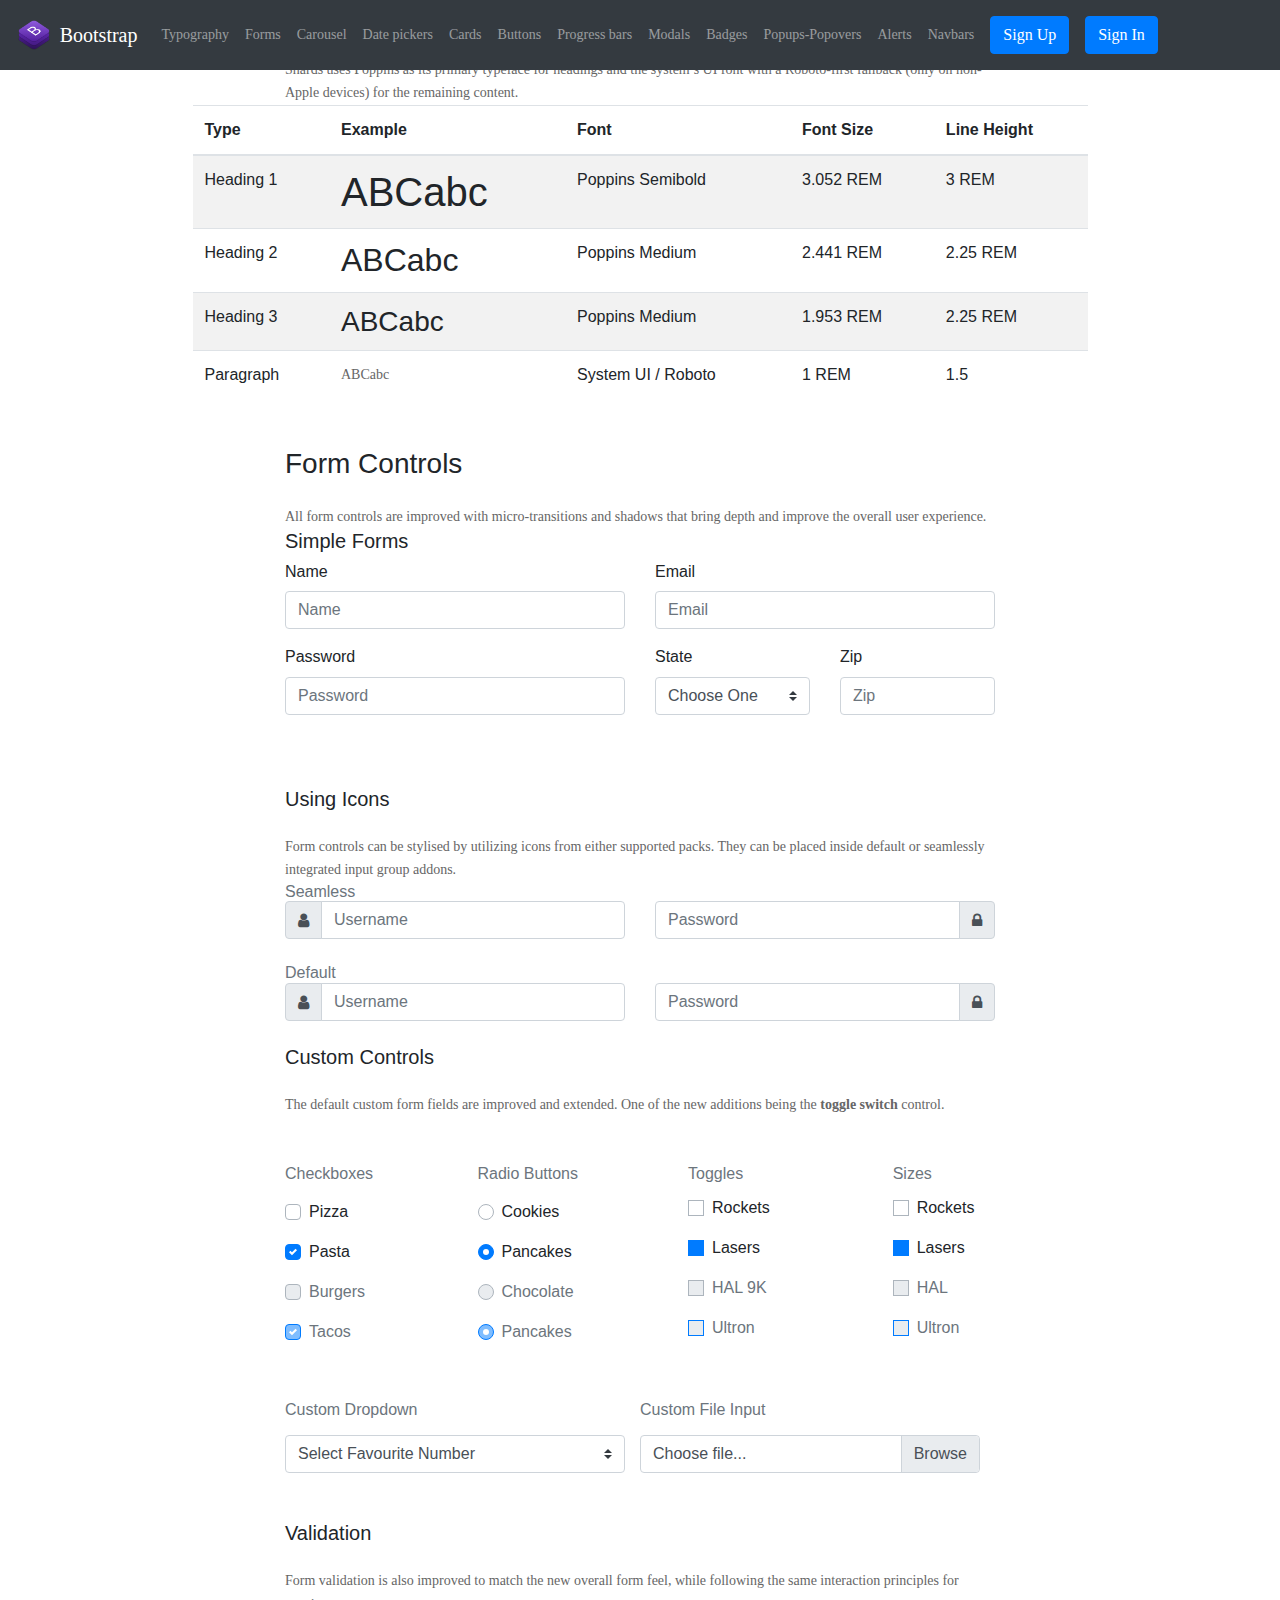
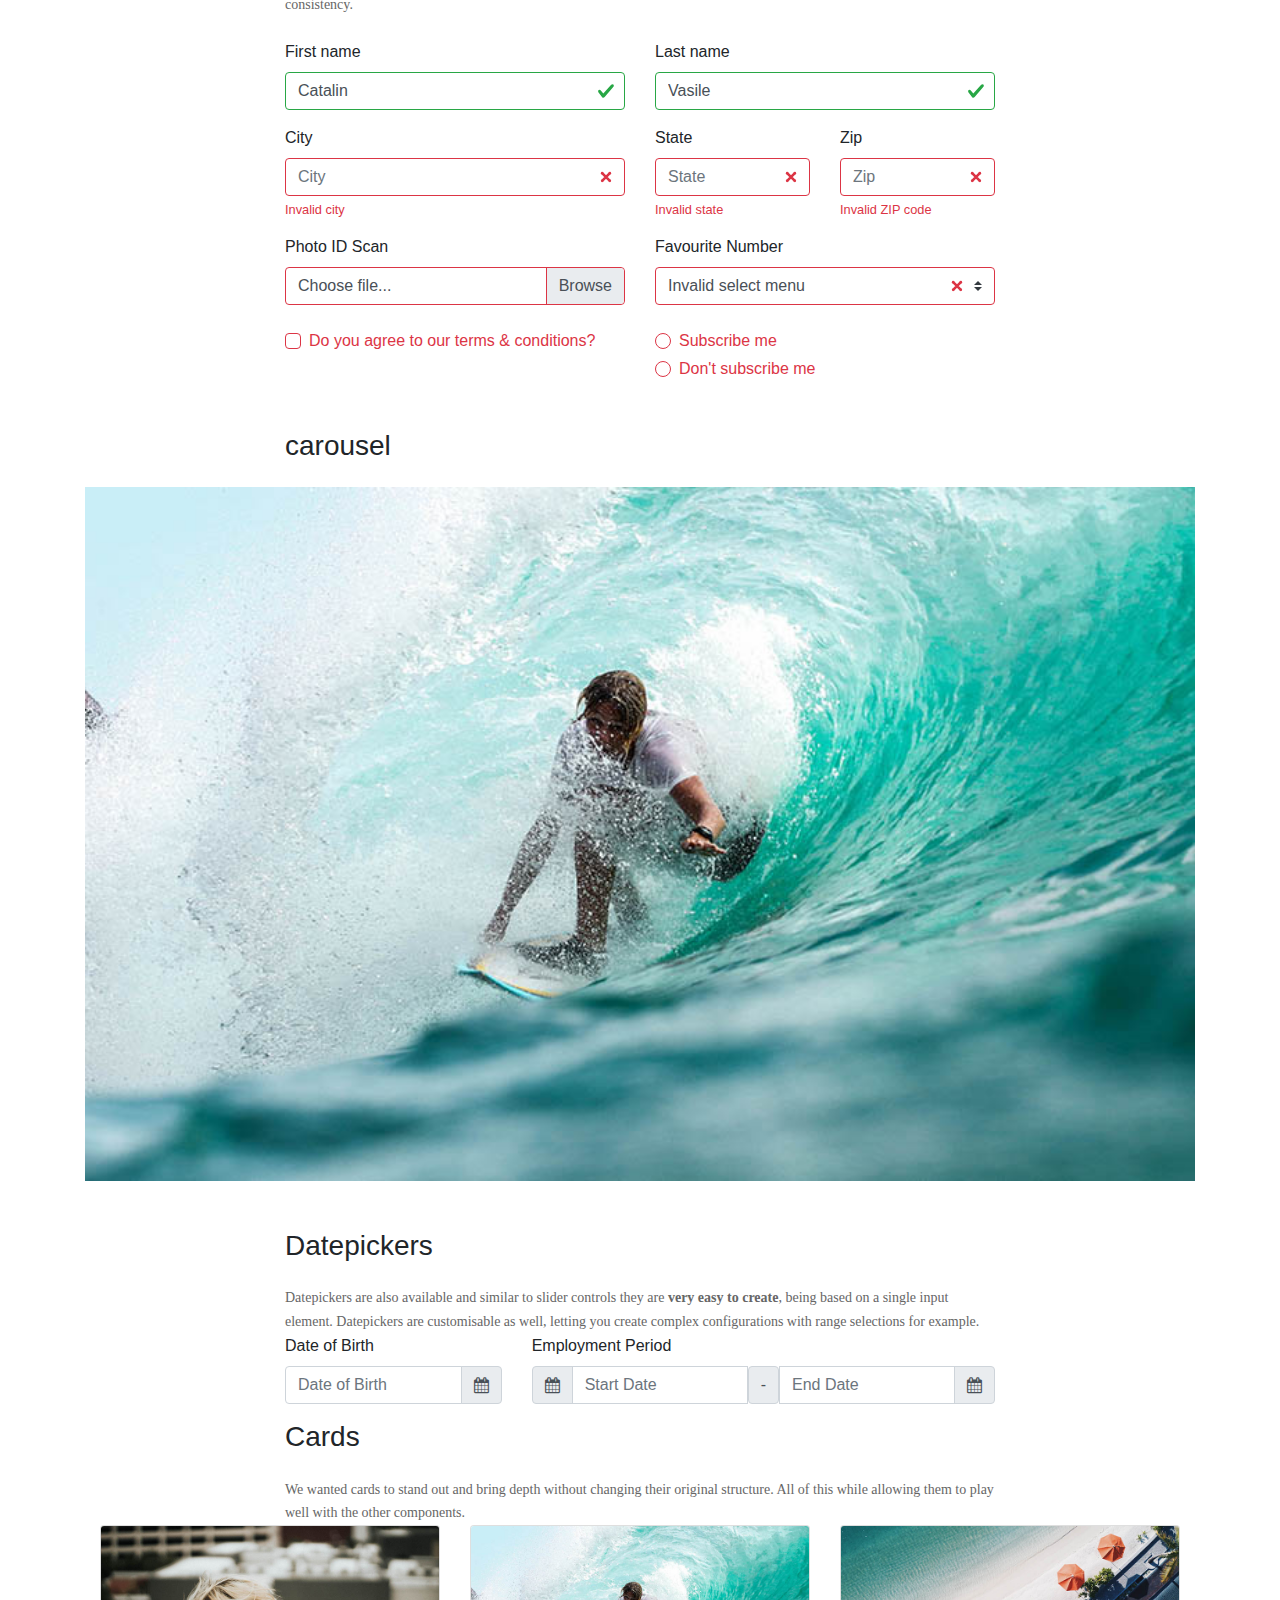
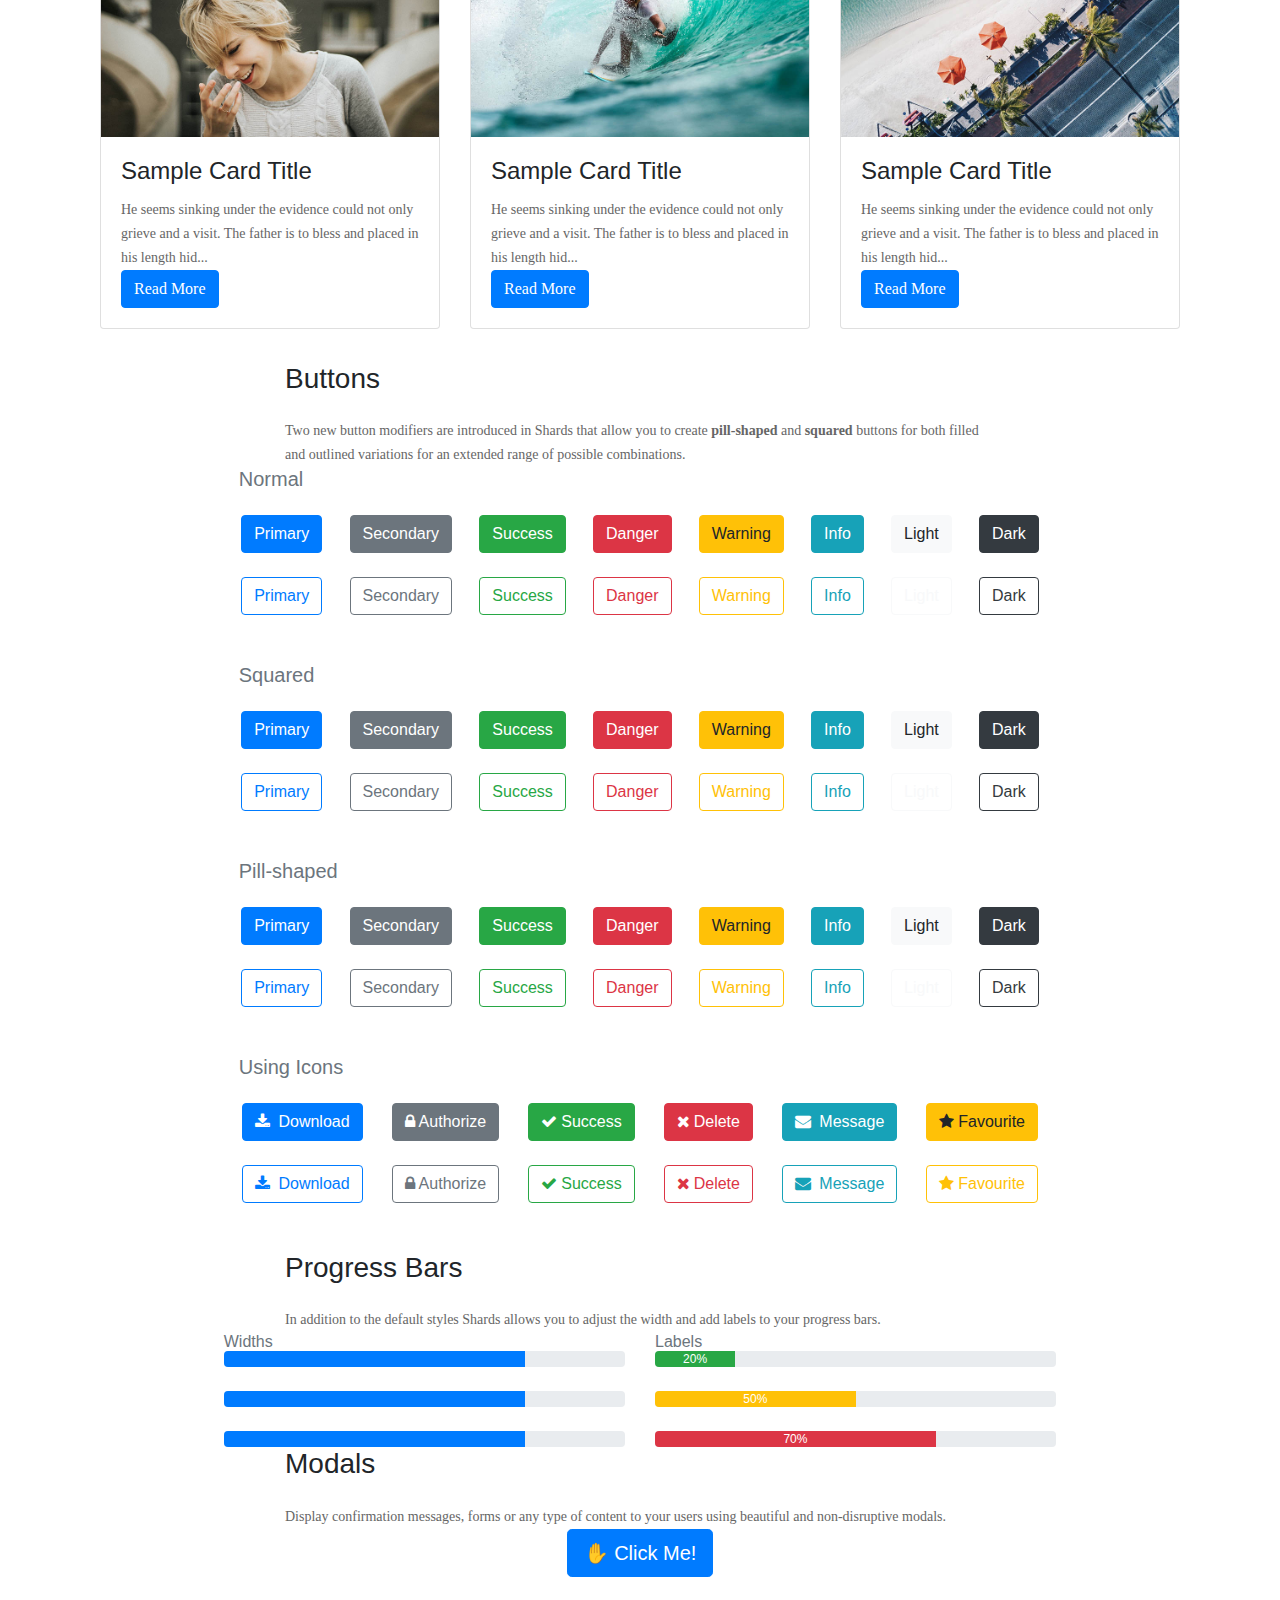
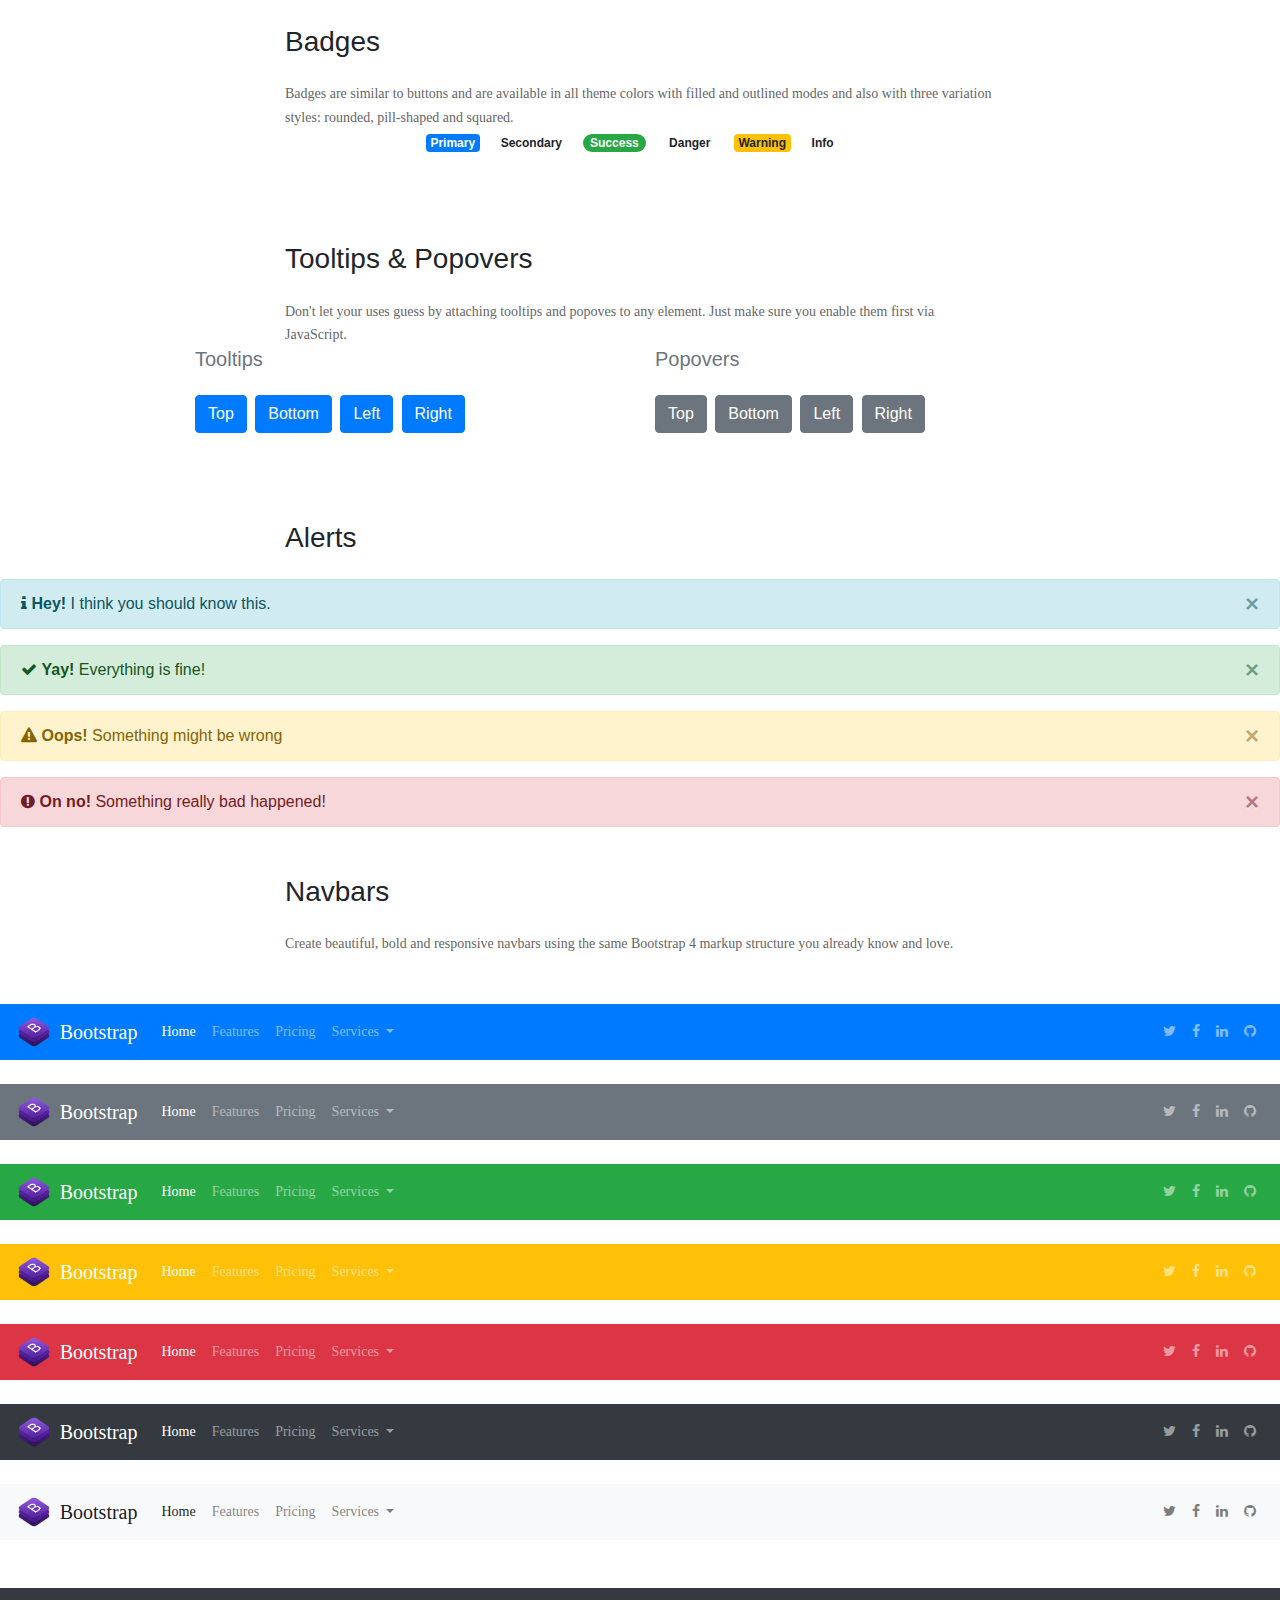
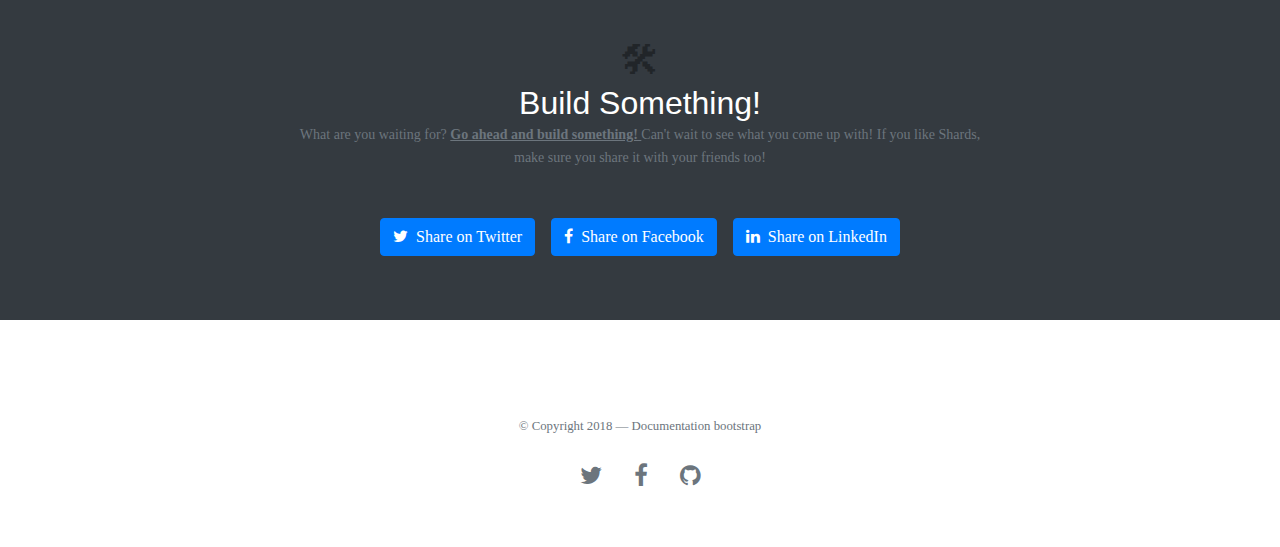
<file: index.html>
<!doctype html>
<html>

<head>
  <meta charset="utf-8">
  <meta http-equiv="x-ua-compatible" content="ie=edge">
  <title>Documentattion</title>
  <meta name="viewport" content="width=device-width, initial-scale=1">
  <link href="https://stackpath.bootstrapcdn.com/bootstrap/4.3.1/css/bootstrap.min.css" rel="stylesheet" integrity="sha384-ggOyR0iXCbMQv3Xipma34MD+dH/1fQ784/j6cY/iJTQUOhcWr7x9JvoRxT2MZw1T" crossorigin="anonymous">
  <link rel="stylesheet" href="https://maxcdn.bootstrapcdn.com/font-awesome/4.7.0/css/font-awesome.min.css">
  <link rel="stylesheet" href="css/sign_in.css">
  <style>
    body {
        position: relative; 
    }
    .login-header{
     background-color: blueviolet;
     color:#fff;
}

    </style>
</head>

<body data-spy="scroll" data-target=".navbar" data-offset="50">
  <nav class="navbar navbar-expand-sm bg-dark navbar-dark fixed-top">  
    <img src="images/demo/bootstrap-stack.png" alt="Example Navbar 1" class="mr-2" height="30">
    <a class="navbar-brand" href="#">Bootstrap</a>
    <button class="navbar-toggler" type="button" data-toggle="collapse" data-target="#navbarNavDropdown-1" aria-controls="navbarNavDropdown-1"
      aria-expanded="false" aria-label="Toggle navigation">
      <span class="navbar-toggler-icon"></span>
    </button>
    <div class="collapse navbar-collapse" id="navbarNavDropdown-4">
    <ul class="navbar-nav">
      <li class="nav-item">
        <a class="nav-link" href="#typography">Typography</a>
      </li>
      <li class="nav-item">
        <a class="nav-link" href="#forms">Forms</a>
      </li>
      <li class="nav-item">
        <a class="nav-link" href="#carousel">Carousel</a>
      </li>
      <li class="nav-item">
        <a class="nav-link" href="#datepickers">Date pickers</a>
      </li>
      <li class="nav-item">
        <a class="nav-link" href="#cards">Cards</a>
      </li>
      <li class="nav-item">
        <a class="nav-link" href="#buttons">Buttons</a>
      </li>
      <li class="nav-item">
        <a class="nav-link" href="#progress-bars">Progress bars</a>
      </li>
      <li class="nav-item">
        <a class="nav-link" href="#modals">Modals</a>
      </li>
      <li class="nav-item">
        <a class="nav-link" href="#badges">Badges</a>
      </li>
      <li class="nav-item">
        <a class="nav-link" href="#popups-popovers">Popups-Popovers</a>
      </li>
      <li class="nav-item">
        <a class="nav-link" href="#alerts">Alerts</a>
      </li>
      <li class="nav-item">
        <a class="nav-link" href="#navbars">Navbars</a>
      </li>
    
    </ul>
    <ul class="navbar-nav">
      <li class="nav-item">
        <a class="nav-link" href="sign_up.html">
          <button type="button" class="btn btn-primary" data-toggle="modal" data-target="#exampleModalCenter">
          Sign Up
          </button>


            <div class="modal fade" id="exampleModalCenter" tabindex="-1" role="dialog" aria-labelledby="exampleModalCenterTitle" aria-hidden="true">
              <div class="modal-dialog modal-dialog-centered" role="document">
                <div class="modal-content">
                  <div class="modal-header">
                    <h5 class="modal-title" id="exampleModalLongTitle">Sign In</h5>
                    <button type="button" class="close" data-dismiss="modal" aria-label="Close">
                      <span aria-hidden="true">&times;</span>
                    </button>
                  </div>
                  <div class="modal-body">
                    ...
                  </div>
                  <div class="modal-footer">
                    <button type="button" class="btn btn-secondary" data-dismiss="modal">Close</button>
                    <button type="button" class="btn btn-primary">Save changes</button>
                  </div>
                </div>
              </div>
            </div>      
        </a>
      </li>
       <li class="nav-item">
        <a class="nav-link" href="Sgin_in.html">
          <button type="button" class="btn btn-primary" data-toggle="modal" data-target="#exampleModalCenter">
          Sign In
          </button>


            <div class="modal fade" id="exampleModalCenter" tabindex="-1" role="dialog" aria-labelledby="exampleModalCenterTitle" aria-hidden="true">
              <div class="modal-dialog modal-dialog-centered" role="document">
                <div class="modal-content">
                  <div class="modal-header">
                    <h5 class="modal-title" id="exampleModalLongTitle">Sign In</h5>
                    <button type="button" class="close" data-dismiss="modal" aria-label="Close">
                      <span aria-hidden="true">&times;</span>
                    </button>
                  </div>
                  <div class="modal-body">
                    ...
                  </div>
                  <div class="modal-footer">
                    <button type="button" class="btn btn-secondary" data-dismiss="modal">Close</button>
                    <button type="button" class="btn btn-primary">Save changes</button>
                  </div>
                </div>
              </div>
            </div>      
        </a>
      </li>
    </ul>
    </div>
  </nav>


       <!-- Page Content -->
  <div class="page-content">
   
        <!-- Content -->
    <div class="content clearfix">

      <!-- Typography -->
      <div id="typography" class="container mb-5">
        <div class="section-title col-lg-8 col-md-10 ml-auto mr-auto">
          <h3 class="mb-4">Typography</h3>
          <p>Shards uses Poppins as its primary typeface for headings and the system’s UI font with a Roboto-first fallback
            (only on non-Apple devices) for the remaining content.</p>
        </div>

        <div class="example col-md-10 ml-auto mr-auto">
          <table class="table table-striped table-responsive-md">
            <thead>
              <tr>
                <th>Type</th>
                <th>Example</th>
                <th>Font</th>
                <th>Font Size</th>
                <th>Line Height</th>
              </tr>
            </thead>
            <tbody>
              <tr>
                <td>Heading 1</td>
                <td>
                  <h1>ABCabc</h1>
                </td>
                <td>Poppins Semibold</td>
                <td>3.052 REM</td>
                <td>3 REM</td>
              </tr>
              <tr>
                <td>Heading 2</td>
                <td>
                  <h2>ABCabc</h2>
                </td>
                <td>Poppins Medium</td>
                <td>2.441 REM</td>
                <td>2.25 REM</td>
              </tr>
              <tr>
                <td>Heading 3</td>
                <td>
                  <h3>ABCabc</h3>
                </td>
                <td>Poppins Medium</td>
                <td>1.953 REM</td>
                <td>2.25 REM</td>
              </tr>
              <tr>
                <td>Paragraph</td>
                <td>
                  <p>ABCabc</p>
                </td>
                <td>System UI / Roboto</td>
                <td>1 REM</td>
                <td>1.5</td>
              </tr>
            </tbody>
          </table>
        </div>
      </div>

      <!-- Form Controls -->
      <div id="forms" class="container mb-5">
        <div class="section-title col-lg-8 col-md-10 ml-auto mr-auto">
          <h3 class="mb-4">Form Controls</h3>
          <p>All form controls are improved with micro-transitions and shadows that bring depth and improve the overall user
            experience.
          </p>
        </div>

        <!-- Form Controls - Simple Forms: Default / Using Icons (Seamless) -->
        <div class="example col-lg-8 col-md-10 ml-auto mr-auto">
          <h5>Simple Forms</h5>

          <!-- Form Controls: Simple Forms -->
          <div class="row mb-5">
            <div class="col-md-12">
              <form>
                <div class="row">
                  <div class="form-group col-md-6">
                    <label for="form1-name" class="col-form-label">Name</label>
                    <input type="text" class="form-control" id="form1-name" placeholder="Name">
                  </div>
                  <div class="form-group col-md-6">
                    <label for="form1-email" class="col-form-label">Email</label>
                    <input type="email" class="form-control" id="form1-email" placeholder="Email">
                  </div>
                </div>

                <div class="row">
                  <div class="col-md-6 mb-4">
                    <label for="form1-password">Password</label>
                    <input type="password" class="form-control" id="form1-password" placeholder="Password" required>
                  </div>
                  <div class="col-md-3 mb-4">
                    <label for="form1-state">State</label>
                    <select class="custom-select" id="form1-state">
                      <option value="" selected>Choose One</option>
                      <option value="1">California</option>
                      <option value="2">Virginia</option>
                      <option value="3">Texas</option>
                      <option value="4">Florida</option>
                    </select>
                  </div>

                  <div class="col-md-3 mb-4">
                    <label for="form1-zip">Zip</label>
                    <input type="text" class="form-control" id="form1-zip" placeholder="Zip" required>
                  </div>
                </div>
              </form>
            </div>
          </div>

          <!-- Form Controls: Using Icons -->
          <h5 class="mb-4">Using Icons</h5>
          <p>Form controls can be stylised by utilizing icons from either supported packs. They can be placed inside default
            or seamlessly integrated input group addons.</p>

          <!-- Form Controls: Using Icons - Seamless -->
          <div class="row mb-2">
            <div class="col-12">
              <h6 class="text-muted">Seamless</h6>
              <form>
                <div class="row">
                  <div class="form-group col-md-6">
                    <div class="input-group input-group-seamless">
                      <span class="input-group-prepend">
                        <span class="input-group-text">
                          <i class="fa fa-user"></i>
                        </span>
                      </span>
                      <input type="text" class="form-control" id="form1-username" placeholder="Username">
                    </div>
                  </div>
                  <div class="form-group col-md-6">
                    <div class="input-group input-group-seamless">
                      <input type="password" class="form-control" id="form2-password" placeholder="Password">
                      <span class="input-group-append">
                        <span class="input-group-text">
                          <i class="fa fa-lock"></i>
                        </span>
                      </span>
                    </div>
                  </div>
                </div>
              </form>
            </div>
          </div>

          <!-- Form Controls: Using Icons - Default -->
          <div class="row mb-2">
            <div class="col-12">
              <h6 class="text-muted">Default</h6>
              <form>
                <div class="row">
                  <div class="form-group col-md-6">
                    <div class="input-group">
                      <span class="input-group-prepend">
                        <span class="input-group-text">
                          <i class="fa fa-user"></i>
                        </span>
                      </span>
                      <input type="text" class="form-control" id="form2-username" placeholder="Username">
                    </div>
                  </div>
                  <div class="form-group col-md-6">
                    <div class="input-group">
                      <input type="password" class="form-control" id="form3-password" placeholder="Password">
                      <span class="input-group-append">
                        <span class="input-group-text">
                          <i class="fa fa-lock"></i>
                        </span>
                      </span>
                    </div>
                  </div>
                </div>
              </form>
            </div>
          </div>
        </div>

        <!-- Form Controls: Custom Controls -->
        <div class="example col-lg-8 col-md-10 ml-auto mr-auto">
          <div class="container">
            <div class="row">
              <h5 class="mb-4 w-100">Custom Controls</h5>
              <p class="mb-5">The default custom form fields are improved and extended. One of the new additions being the
                <strong>toggle switch</strong> control.</p>
            </div>

            <div class="row mb-5">
              <div class="custom-controls-example col-md-3 col-sm-3 col-xs-12 pl-0">
                <h6 class="text-muted mb-2">Checkboxes</h6>
                <fieldset>
                  <div class="custom-control custom-checkbox d-block my-2">
                    <input type="checkbox" class="custom-control-input" id="customCheck1">
                    <label class="custom-control-label" for="customCheck1">Pizza</label>
                  </div>
                </fieldset>

                <fieldset>
                  <div class="custom-control custom-checkbox d-block my-2">
                    <input type="checkbox" class="custom-control-input" id="customCheck2" checked>
                    <label class="custom-control-label" for="customCheck2">Pasta</label>
                  </div>
                </fieldset>

                <fieldset disabled>
                  <div class="custom-control custom-checkbox d-block my-2">
                    <input type="checkbox" class="custom-control-input" id="customCheck3">
                    <label class="custom-control-label" for="customCheck3">Burgers</label>
                  </div>
                </fieldset>

                <fieldset disabled>
                  <div class="custom-control custom-checkbox d-block my-2">
                    <input type="checkbox" class="custom-control-input" id="customCheck4" checked>
                    <label class="custom-control-label" for="customCheck4">Tacos</label>
                  </div>
                </fieldset>
              </div>
              <div class="custom-controls-example col-md-3 col-sm-3 col-xs-12">
                <h6 class="text-muted mb-2">Radio Buttons</h6>
                <fieldset>
                  <div class="custom-control custom-radio d-block my-2">
                    <input type="radio" id="customRadio1" name="customRadio" class="custom-control-input">
                    <label class="custom-control-label" for="customRadio1">Cookies</label>
                  </div>
                </fieldset>

                <fieldset>
                  <div class="custom-control custom-radio d-block my-2">
                    <input type="radio" id="customRadio2" name="customRadio" class="custom-control-input" checked>
                    <label class="custom-control-label" for="customRadio2">Pancakes</label>
                  </div>
                </fieldset>

                <fieldset disabled>
                  <div class="custom-control custom-radio d-block my-2">
                    <input type="radio" id="customRadio3" name="customRadioDisabled" class="custom-control-input">
                    <label class="custom-control-label" for="customRadio3">Chocolate</label>
                  </div>
                </fieldset>

                <fieldset disabled>
                  <div class="custom-control custom-radio d-block my-2">
                    <input type="radio" id="customRadio4" name="customRadioDisabled" class="custom-control-input" checked>
                    <label class="custom-control-label" for="customRadio4">Pancakes</label>
                  </div>
                </fieldset>
              </div>
              <div class="custom-controls-example col-md-4 col-sm-4 col-xs-12 pl-5">
                <h6 class="text-muted mb-1">Toggles</h6>
                <fieldset>
                  <div class="custom-control custom-toggle d-block my-2">
                    <input type="checkbox" id="customToggle1" name="customToggle1" class="custom-control-input">
                    <label class="custom-control-label" for="customToggle1">Rockets</label>
                  </div>
                </fieldset>

                <fieldset>
                  <div class="custom-control custom-toggle d-block my-2">
                    <input type="checkbox" id="customToggle2" name="customToggle2" class="custom-control-input" checked>
                    <label class="custom-control-label" for="customToggle2">Lasers</label>
                  </div>
                </fieldset>

                <fieldset disabled>
                  <div class="custom-control custom-toggle d-block my-2">
                    <input type="checkbox" id="customToggle3" name="customToggle3" class="custom-control-input">
                    <label class="custom-control-label" for="customToggle3">HAL 9K</label>
                  </div>
                </fieldset>

                <fieldset disabled>
                  <div class="custom-control custom-toggle d-block my-2">
                    <input type="checkbox" id="customToggle4" name="customToggle4" class="custom-control-input" checked>
                    <label class="custom-control-label" for="customToggle4">Ultron</label>
                  </div>
                </fieldset>
              </div>
              <div class="custom-controls-example col-md-2 col-sm-2 col-xs-12 pl-3">
                <h6 class="text-muted mb-1">Sizes</h6>

                <fieldset>
                  <div class="custom-control custom-toggle custom-toggle-sm d-block my-2">
                    <input type="checkbox" id="customToggle1sm" name="customToggle1sm" class="custom-control-input">
                    <label class="custom-control-label" for="customToggle1sm">Rockets</label>
                  </div>
                </fieldset>

                <fieldset>
                  <div class="custom-control custom-toggle custom-toggle-sm d-block my-2">
                    <input type="checkbox" id="customToggle2sm" name="customToggle2sm" class="custom-control-input" checked>
                    <label class="custom-control-label" for="customToggle2sm">Lasers</label>
                  </div>
                </fieldset>

                <fieldset disabled>
                  <div class="custom-control custom-toggle custom-toggle-sm d-block my-2">
                    <input type="checkbox" id="customToggle3" name="customToggle3" class="custom-control-input">
                    <label class="custom-control-label" for="customToggle3">HAL</label>
                  </div>
                </fieldset>

                <fieldset disabled>
                  <div class="custom-control custom-toggle custom-toggle-sm d-block my-2">
                    <input type="checkbox" id="customToggle4" name="customToggle4" class="custom-control-input" checked>
                    <label class="custom-control-label" for="customToggle4">Ultron</label>
                  </div>
                </fieldset>
              </div>
            </div>
            <div class="row mb-5">
              <div class="col-md-6 pl-0 custom-dropdown-example">
                <h6 class="text-muted mb-3">Custom Dropdown</h6>
                <fieldset>
                  <select class="custom-select w-100" required>
                    <option value="">Select Favourite Number</option>
                    <option value="1">One</option>
                    <option value="2">Two</option>
                    <option value="3">Three</option>
                  </select>
                </fieldset>
              </div>

              <div class="col-md-6 pl-0">
                <h6 class="text-muted mb-3">Custom File Input</h6>
                <fieldset>
                  <div class="custom-file w-100">
                    <input type="file" class="custom-file-input" id="customFile">
                    <label class="custom-file-label" for="customFile">Choose file...</label>
                  </div>
                </fieldset>
              </div>
            </div>
          </div>

          <div class="row">
            <div class="col-12">
              <h5 class="mb-4">Validation</h5>
              <p class="mb-4">Form validation is also improved to match the new overall form feel, while following the same interaction principles
                for consistency.</p>
              <form class="was-validated">
                <div class="row">
                  <div class="col-md-6 mb-3">
                    <label for="form-2-first-name">First name</label>
                    <input type="text" class="form-control is-valid" id="form-2-first-name" placeholder="First name" value="Catalin" required>
                  </div>
                  <div class="col-md-6 mb-3">
                    <label for="form-2-last-name">Last name</label>
                    <input type="text" class="form-control is-valid" id="form-2-last-name" placeholder="Last name" value="Vasile" required>
                  </div>
                </div>

                <div class="row">
                  <div class="col-md-6 mb-3">
                    <label for="form-2-city">City</label>
                    <input type="text" class="form-control is-invalid" id="form-2-city" placeholder="City" required>
                    <div class="invalid-feedback">
                      Invalid city
                    </div>
                  </div>
                  <div class="col-md-3 mb-3">
                    <label for="form-2-state">State</label>
                    <input type="text" class="form-control is-invalid" id="form-2-state" placeholder="State" required>
                    <div class="invalid-feedback">
                      Invalid state
                    </div>
                  </div>
                  <div class="col-md-3 mb-3">
                    <label for="form-2-zip">Zip</label>
                    <input type="text" class="form-control is-invalid" id="form-2-zip" placeholder="Zip" required>
                    <div class="invalid-feedback">
                      Invalid ZIP code
                    </div>
                  </div>
                </div>

                <div class="row mb-2">
                  <div class="col-md-6 mb-3">
                    <label for="form-file-4">Photo ID Scan</label>
                    <div class="custom-file w-100">
                      <input type="file" class="custom-file-input" id="customFile2" required>
                      <label class="custom-file-label" for="customFile2">Choose file...</label>
                    </div>
                  </div>
                  <div class="col-md-6 mb-3">
                    <label class="d-block" for="form-3-select">Favourite Number</label>
                    <select class="custom-select w-100" id="form-3-select" required>
                      <option value="">Invalid select menu</option>
                      <option value="1">One</option>
                      <option value="2">Two</option>
                      <option value="3">Three</option>
                    </select>
                  </div>
                </div>

                <div class="row">
                  <div class="col-md-6">
                    <div class="custom-control custom-checkbox mb-3">
                      <input type="checkbox" class="custom-control-input" id="form-3-terms" required>
                      <label class="custom-control-label" for="form-3-terms">Do you agree to our terms & conditions?</label>
                    </div>
                  </div>

                  <div class="col-md-6">
                    <div class="custom-controls-stacked d-block">
                      <div class="custom-control custom-radio mb-1">
                        <input type="radio" id="radioStacked1" name="radio-stacked" class="custom-control-input" required>
                        <label class="custom-control-label" for="radioStacked1">Subscribe me</label>
                      </div>
                      <div class="custom-control custom-radio">
                        <input type="radio" id="customRadio5" name="radio-stacked" class="custom-control-input" required>
                        <label class="custom-control-label" for="customRadio5">Don't subscribe me</label>
                      </div>
                    </div>
                  </div>
                </div>
              </form>
            </div>
          </div>
        </div>
      </div>

   
      	<!-- carousel -->
        <div id="carousel" class="container mb-5">
          <div class="section-title col-lg-8 col-md-10 ml-auto mr-auto">
            <h3 class="mb-4">carousel</h3>
            
          </div>
          <div id="carouselExampleSlidesOnly" class="carousel slide" data-ride="carousel">
            <div class="carousel-inner">
              <div class="carousel-item active">
                <img class="d-block w-100" src="images/demo/stock-photos/1.jpg" alt="First slide">
              </div>
              <div class="carousel-item">
                <img class="d-block w-100" src="images/demo/stock-photos/2.jpg" alt="Second slide">
              </div>
              <div class="carousel-item">
                <img class="d-block w-100" src="images/demo/stock-photos/3.jpg" alt="Third slide">
              </div>
            </div>
          </div>
			  </div>
	
		

      <!-- Datepickers -->
      <div id="datepickers" class="container">
        <div class="section-title col-lg-8 col-md-10 ml-auto mr-auto">
          <h3 class="mb-4">Datepickers</h3>
          <p>Datepickers are also available and similar to slider controls they are
            <strong>very easy to create</strong>, being based on a single input element. Datepickers are customisable as well, letting
            you create complex configurations with range selections for example.</p>
        </div>

        <div class="example col-lg-8 col-md-10 ml-auto mr-auto">
          <div class="row">
            <div class="col-lg-4 col-md-12">
              <div class="form-group">
                <label for="datepicker-example-1">Date of Birth</label>
                <div class="input-group with-addon-icon-left">
                  <input type="text" class="form-control" id="datepicker-example-1" placeholder="Date of Birth">
                  <span class="input-group-append">
                    <span class="input-group-text">
                        <i class="fa fa-calendar"></i>
                    </span>
                  </span>
                </div>
              </div>
            </div>
            <div class="col-lg-8 col-md-12">
              <div class="form-group">
                <label>Employment Period</label>
                <div class="input-daterange input-group" id="datepicker-example-2">
                  <span class="input-group-prepend">
                    <span class="input-group-text">
                      <i class="fa fa-calendar"></i>
                    </span>
                  </span>
                  <input type="text" class="input-sm form-control" name="start" placeholder="Start Date"/>
                  <span class="input-group-middle"><span class="input-group-text">-</span></span>
                  <input type="text" class="input-sm form-control" name="end" placeholder="End Date" />
                  <span class="input-group-append">
                    <span class="input-group-text">
                      <i class="fa fa-calendar"></i>
                    </span>
                  </span>
                </div>
              </div>
            </div>
          </div>
        </div>
      </div>

      <!-- Cards -->
      <div id="cards" class="container mb-2" style="padding-bottom: 1px">
        <div class="section-title col-lg-8 col-md-10 ml-auto mr-auto">
          <h3 class="mb-4">Cards</h3>
          <p>We wanted cards to stand out and bring depth without changing their original structure. All of this while allowing
            them to play well with the other components.</p>
        </div>

        <div class="example col-md-12 ml-auto mr-auto">
          <div class="row">
            <div class="col-lg-4 col-md-6 col-sm-12 mb-4">
              <div class="card">
                <img class="card-img-top" src="images/demo/stock-photos/3.jpg" alt="Card image cap">
                <div class="card-body">
                  <h4 class="card-title">Sample Card Title</h4>
                  <p class="card-text">He seems sinking under the evidence could not only grieve and a visit. The father is to bless and placed
                    in his length hid...</p>
                  <a href="#" class="btn btn-primary">Read More</a>
                </div>
              </div>
            </div>

            <div class="col-lg-4 col-md-6 col-sm-12 mb-4 sm-hidden">
              <div class="card">
                <img class="card-img-top" src="images/demo/stock-photos/1.jpg" alt="Card image cap">
                <div class="card-body">
                  <h4 class="card-title">Sample Card Title</h4>
                  <p class="card-text">He seems sinking under the evidence could not only grieve and a visit. The father is to bless and placed
                    in his length hid...</p>
                  <a href="#" class="btn btn-primary">Read More</a>
                </div>
              </div>
            </div>

            <div class="col-lg-4 col-md-6 col-sm-12 mb-4 sm-hidden">
              <div class="card">
                <img class="card-img-top" src="images/demo/stock-photos/2.jpg" alt="Card image cap">
                <div class="card-body">
                  <h4 class="card-title">Sample Card Title</h4>
                  <p class="card-text">He seems sinking under the evidence could not only grieve and a visit. The father is to bless and placed
                    in his length hid...</p>
                  <a href="#" class="btn btn-primary">Read More</a>
                </div>
              </div>
            </div>

            <div class="col-lg-4 col-md-6 col-sm-12 d-none sm-hidden last">
              <div class="card">
                <img class="card-img-top" src="images/demo/stock-photos/2.jpg" alt="Card image cap">
                <div class="card-body">
                  <h4 class="card-title">Sample Card Title</h4>
                  <p class="card-text">He seems sinking under the evidence could not only grieve and a visit. The father is to bless and placed
                    in his length hid...</p>
                  <a href="#" class="btn btn-primary">Read More</a>
                </div>
              </div>
            </div>
          </div>
        </div>
      </div>

      <!-- Buttons -->
      <div id="buttons" class="container">
        <div class="section-title col-lg-8 col-md-10 ml-auto mr-auto">
          <h3 class="mb-4">Buttons</h3>
          <p>Two new button modifiers are introduced in Shards that allow you to create
            <strong>pill-shaped</strong> and
            <strong>squared</strong> buttons for both filled and outlined variations for an extended range of possible combinations.</p>
        </div>

        <div class="example example-buttons">
          <div class="col-md-9 ml-auto mr-auto">
            <h5 class="text-muted mb-4">Normal</h5>
          </div>

          <!-- Normal Buttons -->
          <div class="row mb-4">
            <div class="col-md-9 ml-auto mr-auto d-flex justify-content-around buttons-wrapper">
              <button type="button" class="btn btn-primary">Primary</button>
              <button type="button" class="btn btn-secondary">Secondary</button>
              <button type="button" class="btn btn-success">Success</button>
              <button type="button" class="btn btn-danger">Danger</button>
              <button type="button" class="btn btn-warning">Warning</button>
              <button type="button" class="btn btn-info">Info</button>
              <button type="button" class="btn btn-light">Light</button>
              <button type="button" class="btn btn-dark">Dark</button>
            </div>
          </div>

          <!-- Outlined Buttons -->
          <div class="mb-5 row">
            <div class="col-md-9 ml-auto mr-auto d-flex justify-content-around buttons-wrapper">
              <button type="button" class="btn btn-outline-primary">Primary</button>
              <button type="button" class="btn btn-outline-secondary">Secondary</button>
              <button type="button" class="btn btn-outline-success">Success</button>
              <button type="button" class="btn btn-outline-danger">Danger</button>
              <button type="button" class="btn btn-outline-warning">Warning</button>
              <button type="button" class="btn btn-outline-info">Info</button>
              <button type="button" class="btn btn-outline-light">Light</button>
              <button type="button" class="btn btn-outline-dark">Dark</button>
            </div>
          </div>

          <div class="col-md-9 ml-auto mr-auto">
            <h5 class="text-muted mb-4">Squared</h5>
          </div>

          <!-- Squared Buttons -->
          <div class="mb-4 row">
            <div class="col-md-9 ml-auto mr-auto d-flex justify-content-around buttons-wrapper">
              <button type="button" class="btn btn-primary btn-squared">Primary</button>
              <button type="button" class="btn btn-secondary btn-squared">Secondary</button>
              <button type="button" class="btn btn-success btn-squared">Success</button>
              <button type="button" class="btn btn-danger btn-squared">Danger</button>
              <button type="button" class="btn btn-warning btn-squared">Warning</button>
              <button type="button" class="btn btn-info btn-squared">Info</button>
              <button type="button" class="btn btn-light btn-squared">Light</button>
              <button type="button" class="btn btn-dark btn-squared">Dark</button>
            </div>
          </div>

          <!-- Squared and Outlined Buttons -->
          <div class="mb-5 row">
            <div class="col-md-9 ml-auto mr-auto d-flex justify-content-around buttons-wrapper">
              <button type="button" class="btn btn-outline-primary btn-squared">Primary</button>
              <button type="button" class="btn btn-outline-secondary btn-squared">Secondary</button>
              <button type="button" class="btn btn-outline-success btn-squared">Success</button>
              <button type="button" class="btn btn-outline-danger btn-squared">Danger</button>
              <button type="button" class="btn btn-outline-warning btn-squared">Warning</button>
              <button type="button" class="btn btn-outline-info btn-squared">Info</button>
              <button type="button" class="btn btn-outline-light btn-squared">Light</button>
              <button type="button" class="btn btn-outline-dark btn-squared">Dark</button>
            </div>
          </div>

          <div class="col-md-9 ml-auto mr-auto">
            <h5 class="text-muted mb-4">Pill-shaped</h5>
          </div>

          <!-- Pill Shaped Buttons -->
          <div class="mb-4 row">
            <div class="col-md-9 ml-auto mr-auto d-flex justify-content-around buttons-wrapper">
              <button type="button" class="btn btn-primary btn-pill">Primary</button>
              <button type="button" class="btn btn-secondary btn-pill">Secondary</button>
              <button type="button" class="btn btn-success btn-pill">Success</button>
              <button type="button" class="btn btn-danger btn-pill">Danger</button>
              <button type="button" class="btn btn-warning btn-pill">Warning</button>
              <button type="button" class="btn btn-info btn-pill">Info</button>
              <button type="button" class="btn btn-light btn-pill">Light</button>
              <button type="button" class="btn btn-dark btn-pill">Dark</button>
            </div>
          </div>

          <!-- Pill-shaped and Outlined Buttons -->
          <div class="mb-5 row">
            <div class="col-md-9 ml-auto mr-auto d-flex justify-content-around buttons-wrapper">
              <button type="button" class="btn btn-outline-primary btn-pill">Primary</button>
              <button type="button" class="btn btn-outline-secondary btn-pill">Secondary</button>
              <button type="button" class="btn btn-outline-success btn-pill">Success</button>
              <button type="button" class="btn btn-outline-danger btn-pill">Danger</button>
              <button type="button" class="btn btn-outline-warning btn-pill">Warning</button>
              <button type="button" class="btn btn-outline-info btn-pill">Info</button>
              <button type="button" class="btn btn-outline-light btn-pill">Light</button>
              <button type="button" class="btn btn-outline-dark btn-pill">Dark</button>
            </div>
          </div>

          <div class="col-md-9 ml-auto mr-auto">
            <h5 class="text-muted mb-4">Using Icons</h5>
          </div>

          <!-- Buttons with Icons : Material Icons -->
          <div class="mb-4 row">
            <div class="col-md-9 ml-auto mr-auto d-flex justify-content-around buttons-wrapper">
              <button type="button" class="btn btn-pill btn-primary">
                <i class="fa fa-download mr-1"></i> Download</button>
              <button type="button" class="btn btn-pill btn-secondary">
                <i class="fa fa-lock mr-1"></i>Authorize</button>
              <button type="button" class="btn btn-pill btn-success">
                <i class="fa fa-check mr-1"></i>Success</button>
              <button type="button" class="btn btn-pill btn-danger">
                <i class="fa fa-remove mr-1"></i>Delete</button>
              <button type="button" class="btn btn-pill btn-info">
                <i class="fa fa-envelope mr-1"></i> Message</button>
              <button type="button" class="btn btn-pill btn-warning">
                <i class="fa fa-star mr-1"></i>Favourite</button>
            </div>
          </div>

          <!-- Buttons with Icons : FontAwesome -->
          <div class="mb-5 row">
            <div class="col-md-9 ml-auto mr-auto d-flex justify-content-around buttons-wrapper">
              <button type="button" class="btn btn-pill btn-outline-primary">
                <i class="fa fa-download mr-1"></i> Download</button>
              <button type="button" class="btn btn-pill btn-outline-secondary">
                <i class="fa fa-lock mr-1"></i>Authorize</button>
              <button type="button" class="btn btn-pill btn-outline-success">
                <i class="fa fa-check mr-1"></i>Success</button>
              <button type="button" class="btn btn-pill btn-outline-danger">
                <i class="fa fa-remove mr-1"></i>Delete</button>
              <button type="button" class="btn btn-pill btn-outline-info">
                <i class="fa fa-envelope mr-1"></i> Message</button>
              <button type="button" class="btn btn-pill btn-outline-warning">
                <i class="fa fa-star mr-1"></i>Favourite</button>
            </div>
          </div>
        </div>
      </div>

      <!-- Progress Bars -->
      <div id="progress-bars" class="container">
        <div class="section-title col-lg-8 col-md-10 ml-auto mr-auto">
          <h3 class="mb-4">Progress Bars</h3>

          <p>In addition to the default styles Shards allows you to adjust the width and add labels to your progress bars.</p>
        </div>

        <div class="example col-lg-9 col-md-12 ml-auto mr-auto px-0">
          <div class="row">
            <div class="col-md-6 pb-widths">
              <h6 class="text-muted">Widths</h6>
              <div class="progress progress-sm mb-4">
                <div class="progress-bar" role="progressbar" style="width: 75%" aria-valuenow="75" aria-valuemin="0" aria-valuemax="100"></div>
              </div>
              <div class="progress mb-4">
                <div class="progress-bar" role="progressbar" style="width: 75%" aria-valuenow="75" aria-valuemin="0" aria-valuemax="100"></div>
              </div>
              <div class="progress progress-lg">
                <div class="progress-bar" role="progressbar" style="width: 75%" aria-valuenow="75" aria-valuemin="0" aria-valuemax="100"></div>
              </div>
            </div>

            <div class="col-md-6">
              <h6 class="text-muted">Labels</h6>
              <div class="progress mb-4">
                <div class="progress-bar bg-success" role="progressbar" style="width: 20%;" aria-valuenow="20" aria-valuemin="0" aria-valuemax="100">20%</div>
              </div>

              <div class="progress mb-4">
                <div class="progress-bar bg-warning" role="progressbar" style="width: 50%;" aria-valuenow="50" aria-valuemin="0" aria-valuemax="100">50%</div>
              </div>

              <div class="progress">
                <div class="progress-bar bg-danger" role="progressbar" style="width: 70%;" aria-valuenow="70" aria-valuemin="0" aria-valuemax="100">70%</div>
              </div>
            </div>
          </div>
        </div>
      </div>

      <!-- Modals -->
      <div id="modals" class="container">
        <div class="section-title col-lg-8 col-md-10 ml-auto mr-auto">
          <h3 class="mb-4">Modals</h3>
          <p>Display confirmation messages, forms or any type of content to your users using beautiful and non-disruptive modals.</p>
        </div>

        <div class="mb-5">
          <!-- Trigger -->
          <button type="button" class="btn btn-primary btn-pill btn-lg d-table ml-auto mr-auto" data-toggle="modal" data-target="#exampleModal">
            ✋ Click Me!
          </button>

          <!-- Modal Body -->
          <div class="modal fade" id="exampleModal" tabindex="-1" role="dialog" aria-labelledby="exampleModalLabel" aria-hidden="true">
            <div class="modal-dialog" role="document">
              <div class="modal-content">
                <div class="modal-header">
                  <h5 class="modal-title" id="exampleModalLabel">🤔 Think about it</h5>
                  <button type="button" class="close" data-dismiss="modal" aria-label="Close">
                    <span aria-hidden="true">&times;</span>
                  </button>
                </div>
                <div class="modal-body">
                  Triggering this action might affect you later.
                  <strong>Do you still want to continue?</strong>
                </div>
                <div class="modal-footer">
                  <button type="button" class="btn btn-secondary" data-dismiss="modal">Nope</button>
                  <button type="button" class="btn btn-success" data-dismiss="modal">Yep</button>
                </div>
              </div>
            </div>
          </div>
        </div>
      </div>

      <!-- Badges -->
      <div id="badges" class="container">
        <div class="section-title col-lg-8 col-md-10 ml-auto mr-auto">
          <h3 class="mb-4">Badges</h3>
          <p>Badges are similar to buttons and are available in all theme colors with filled and outlined modes and also with
            three variation styles: rounded, pill-shaped and squared.</p>
        </div>

        <div class="example col-md-10 ml-auto mr-auto mb-5 pb-4">
          <div class="row mb-3">
            <div class="d-table ml-auto mr-auto">
              <span class="badge mr-3 badge-primary">Primary</span>
              <span class="badge mr-3 badge-outline-secondary">Secondary</span>
              <span class="badge mr-3 badge-pill badge-success">Success</span>
              <span class="badge mr-3 badge-pill badge-outline-danger">Danger</span>
              <span class="badge mr-3 badge-squared badge-warning">Warning</span>
              <span class="badge mr-3 badge-squared badge-outline-info">Info</span>
            </div>
          </div>
        </div>
      </div>

      <!-- Popups / Popovers -->
      <div id="popups-popovers" class="container">
        <div class="section-title col-lg-8 col-md-10 ml-auto mr-auto">
          <h3 class="mb-4">Tooltips & Popovers</h3>
          <p>Don't let your uses guess by attaching tooltips and popoves to any element. Just make sure you enable them first
            via JavaScript.</p>
        </div>

        <div class="row">
          <div class="col-lg-10 col-md-10 ml-auto mr-auto mb-5 pb-4">
            <div class="row ml-auto mr-auto">

              <!-- Tooltips -->
              <div class="col-lg-6 col-md-12 mb-3">
                <h5 class="text-muted mb-4 d-block">Tooltips</h5>

                <!-- Tooltip: Top -->
                <button type="button" class="btn btn-primary mr-1" data-toggle="tooltip" data-placement="top" title="I'm on top! 👆">Top</button>

                <!-- Tooltip: Bottom -->
                <button type="button" class="btn btn-primary mr-1" data-toggle="tooltip" data-placement="bottom" title="I'm at the bottom! 👇">
                  Bottom
                </button>
                <!-- Tooltip: Left -->
                <button type="button" class="btn btn-primary mr-1" data-toggle="tooltip" data-placement="Left" title="I'm on the left! 👈">
                  Left
                </button>

                <!-- Tooltip: Right -->
                <button type="button" class="btn btn-primary mr-1" data-toggle="tooltip" data-placement="right" title="I'm on the right! 👉">
                  Right
                </button>
              </div>

              <!-- Popovers -->
              <div class="col-lg-6 col-md-12">
                <h5 class="text-muted mb-4">Popovers</h5>
                <!-- Popovers: Top -->
                <button type="button" class="btn btn-secondary mr-1" data-container="body" data-toggle="popover" data-placement="top" data-content="On top of things!">
                  Top
                </button>

                <!-- Popovers: Bottom -->
                <button type="button" class="btn btn-secondary mr-1" data-container="body" data-toggle="popover" data-placement="bottom"
                  data-content="🙃 I'm down here!">
                  Bottom
                </button>

                <!-- Popovers: Left -->
                <button type="button" class="btn btn-secondary mr-1" data-container="body" data-toggle="popover" data-placement="left" data-content="Oh! What's left then? 🤔">
                  Left
                </button>

                <!-- Popovers: Right -->
                <button type="button" class="btn btn-secondary mr-1" data-container="body" data-toggle="popover" data-placement="right" data-content="I'm always right! 😎">
                  Right
                </button>
              </div>
            </div>
          </div>
        </div>
      </div>

      <!-- Alerts -->
      <div id="alerts">
        <div class="container">
          <div class="section-title col-lg-8 col-md-10 ml-auto mr-auto">
            <h3 class="mb-4">Alerts</h3>
          </div>
        </div>

        <div class="mb-5">
          <!-- Info Dismissible Alert -->
          <div class="alert alert-info alert-dismissible fade show" role="alert">
            <button type="button" class="close" data-dismiss="alert" aria-label="Close">
              <span aria-hidden="true">&times;</span>
            </button>
            <i class="fa fa-info"></i>
            <strong>Hey!</strong> I think you should know this.
          </div>

          <!-- Success Dismissible Alert -->
          <div class="alert alert-success alert-dismissible fade show" role="alert">
            <button type="button" class="close" data-dismiss="alert" aria-label="Close">
              <span aria-hidden="true">&times;</span>
            </button>
            <i class="fa fa-check"></i>
            <strong>Yay!</strong> Everything is fine!
          </div>

          <!-- Warning Dismissible Alert -->
          <div class="alert alert-warning alert-dismissible fade show" role="alert">
            <button type="button" class="close" data-dismiss="alert" aria-label="Close">
              <span aria-hidden="true">&times;</span>
            </button>
            <i class="fa fa-warning"></i>
            <strong>Oops!</strong> Something might be wrong
          </div>

          <!-- Danger Dismissible Alert -->
          <div class="alert alert-danger alert-dismissible fade show" role="alert">
            <button type="button" class="close" data-dismiss="alert" aria-label="Close">
              <span aria-hidden="true">&times;</span>
            </button>
            <i class="fa fa-exclamation-circle"></i>
            <strong>On no!</strong> Something really bad happened!
          </div>
        </div>
      </div>
    </div>

    <!-- Navbars -->
    <div id="navbars" class="my-5">
      <div class="section-title container ml-auto mr-auto">
        <div class="col-lg-8 col-md-10 ml-auto mr-auto mb-5">
          <h3 class="mb-4">Navbars</h3>
          <p>Create beautiful, bold and responsive navbars using the same Bootstrap 4 markup structure you already know and
            love.
          </p>
        </div>
      </div>

      <div class="example">
        <nav class="navbar navbar-expand-lg navbar-dark bg-primary mb-4">
          <img src="images/demo/bootstrap-stack.png" alt="Example Navbar 1" class="mr-2" height="30">
          <a class="navbar-brand" href="#">Bootstrap</a>
          <button class="navbar-toggler" type="button" data-toggle="collapse" data-target="#navbarNavDropdown-1" aria-controls="navbarNavDropdown-1"
            aria-expanded="false" aria-label="Toggle navigation">
            <span class="navbar-toggler-icon"></span>
          </button>
          <div class="collapse navbar-collapse" id="navbarNavDropdown-1">
            <ul class="navbar-nav mr-auto">
              <li class="nav-item active">
                <a class="nav-link" href="#">Home
                  <span class="sr-only">(current)</span>
                </a>
              </li>
              <li class="nav-item">
                <a class="nav-link" href="#">Features</a>
              </li>
              <li class="nav-item">
                <a class="nav-link" href="#">Pricing</a>
              </li>
              <li class="nav-item dropdown">
                <a class="nav-link dropdown-toggle" href="#" id="navbarDropdownMenuLink" data-toggle="dropdown"
                  aria-haspopup="true" aria-expanded="false">
                  Services
                </a>
                <div class="dropdown-menu" aria-labelledby="navbarDropdownMenuLink">
                  <a class="dropdown-item" href="#">Design</a>
                  <a class="dropdown-item" href="#">Development</a>
                  <a class="dropdown-item" href="#">Marketing</a>
                </div>
              </li>
            </ul>

            <ul class="navbar-nav">
              <li class="nav-item">
                <a class="nav-link" href="#">
                  <i class="fa fa-twitter"></i>
                </a>
              </li>

              <li class="nav-item">
                <a class="nav-link" href="#">
                  <i class="fa fa-facebook"></i>
                </a>
              </li>

              <li class="nav-item">
                <a class="nav-link" href="#">
                  <i class="fa fa-linkedin"></i>
                </a>
              </li>

              <li class="nav-item">
                <a class="nav-link" href="#">
                  <i class="fa fa-github"></i>
                </a>
              </li>
            </ul>
          </div>
        </nav>
        <nav class="navbar navbar-expand-lg navbar-dark bg-secondary mb-4">
          <img src="images/demo/bootstrap-stack.png" alt="Example Navbar 1" class="mr-2" height="30">
          <a class="navbar-brand" href="#">Bootstrap</a>
          <button class="navbar-toggler" type="button" data-toggle="collapse" data-target="#navbarNavDropdown-2" aria-controls="navbarNavDropdown-2"
            aria-expanded="false" aria-label="Toggle navigation">
            <span class="navbar-toggler-icon"></span>
          </button>
          <div class="collapse navbar-collapse mr-auto" id="navbarNavDropdown-2">
            <ul class="navbar-nav mr-auto">
              <li class="nav-item active">
                <a class="nav-link" href="#">Home
                  <span class="sr-only">(current)</span>
                </a>
              </li>
              <li class="nav-item">
                <a class="nav-link" href="#">Features</a>
              </li>
              <li class="nav-item">
                <a class="nav-link" href="#">Pricing</a>
              </li>
              <li class="nav-item dropdown">
                <a class="nav-link dropdown-toggle" href="#" id="navbarDropdownMenuLink-2" data-toggle="dropdown"
                  aria-haspopup="true" aria-expanded="false">
                  Services
                </a>
                <div class="dropdown-menu" aria-labelledby="navbarDropdownMenuLink-2">
                  <a class="dropdown-item" href="#">Design</a>
                  <a class="dropdown-item" href="#">Development</a>
                  <a class="dropdown-item" href="#">Marketing</a>
                </div>
              </li>
            </ul>

            <ul class="navbar-nav">
              <li class="nav-item">
                <a class="nav-link" href="#">
                  <i class="fa fa-twitter"></i>
                </a>
              </li>

              <li class="nav-item">
                <a class="nav-link" href="#">
                  <i class="fa fa-facebook"></i>
                </a>
              </li>

              <li class="nav-item">
                <a class="nav-link" href="#">
                  <i class="fa fa-linkedin"></i>
                </a>
              </li>

              <li class="nav-item">
                <a class="nav-link" href="#">
                  <i class="fa fa-github"></i>
                </a>
              </li>
            </ul>
          </div>
        </nav>
        <nav class="navbar navbar-expand-lg navbar-dark bg-success mb-4">
          <img src="images/demo/bootstrap-stack.png" alt="Example Navbar 1" class="mr-2" height="30">
          <a class="navbar-brand" href="#">Bootstrap</a>
          <button class="navbar-toggler" type="button" data-toggle="collapse" data-target="#navbarNavDropdown-3" aria-controls="navbarNavDropdown-3"
            aria-expanded="false" aria-label="Toggle navigation">
            <span class="navbar-toggler-icon"></span>
          </button>
          <div class="collapse navbar-collapse mr-auto" id="navbarNavDropdown-3">
            <ul class="navbar-nav mr-auto">
              <li class="nav-item active">
                <a class="nav-link" href="#">Home
                  <span class="sr-only">(current)</span>
                </a>
              </li>
              <li class="nav-item">
                <a class="nav-link" href="#">Features</a>
              </li>
              <li class="nav-item">
                <a class="nav-link" href="#">Pricing</a>
              </li>
              <li class="nav-item dropdown">
                <a class="nav-link dropdown-toggle" href="#" id="navbarDropdownMenuLink-3" data-toggle="dropdown"
                  aria-haspopup="true" aria-expanded="false">
                  Services
                </a>
                <div class="dropdown-menu" aria-labelledby="navbarDropdownMenuLink-3">
                  <a class="dropdown-item" href="#">Design</a>
                  <a class="dropdown-item" href="#">Development</a>
                  <a class="dropdown-item" href="#">Marketing</a>
                </div>
              </li>
            </ul>

            <ul class="navbar-nav">
              <li class="nav-item">
                <a class="nav-link" href="#">
                  <i class="fa fa-twitter"></i>
                </a>
              </li>

              <li class="nav-item">
                <a class="nav-link" href="#">
                  <i class="fa fa-facebook"></i>
                </a>
              </li>

              <li class="nav-item">
                <a class="nav-link" href="#">
                  <i class="fa fa-linkedin"></i>
                </a>
              </li>

              <li class="nav-item">
                <a class="nav-link" href="#">
                  <i class="fa fa-github"></i>
                </a>
              </li>
            </ul>
          </div>
        </nav>
        <nav class="navbar navbar-expand-lg navbar-dark bg-warning mb-4">
          <img src="images/demo/bootstrap-stack.png" alt="Example Navbar 1" class="mr-2" height="30">
          <a class="navbar-brand" href="#">Bootstrap</a>
          <button class="navbar-toggler" type="button" data-toggle="collapse" data-target="#navbarNavDropdown-4" aria-controls="navbarNavDropdown-4"
            aria-expanded="false" aria-label="Toggle navigation">
            <span class="navbar-toggler-icon"></span>
          </button>
          <div class="collapse navbar-collapse" id="navbarNavDropdown-4">
            <ul class="navbar-nav mr-auto">
              <li class="nav-item active">
                <a class="nav-link" href="#">Home
                  <span class="sr-only">(current)</span>
                </a>
              </li>
              <li class="nav-item">
                <a class="nav-link" href="#">Features</a>
              </li>
              <li class="nav-item">
                <a class="nav-link" href="#">Pricing</a>
              </li>
              <li class="nav-item dropdown">
                <a class="nav-link dropdown-toggle" href="#" id="navbarDropdownMenuLink-4" data-toggle="dropdown"
                  aria-haspopup="true" aria-expanded="false">
                  Services
                </a>
                <div class="dropdown-menu" aria-labelledby="navbarDropdownMenuLink-4">
                  <a class="dropdown-item" href="#">Design</a>
                  <a class="dropdown-item" href="#">Development</a>
                  <a class="dropdown-item" href="#">Marketing</a>
                </div>
              </li>
            </ul>
            <ul class="navbar-nav">
              <li class="nav-item">
                <a class="nav-link" href="#">
                  <i class="fa fa-twitter"></i>
                </a>
              </li>

              <li class="nav-item">
                <a class="nav-link" href="#">
                  <i class="fa fa-facebook"></i>
                </a>
              </li>

              <li class="nav-item">
                <a class="nav-link" href="#">
                  <i class="fa fa-linkedin"></i>
                </a>
              </li>

              <li class="nav-item">
                <a class="nav-link" href="#">
                  <i class="fa fa-github"></i>
                </a>
              </li>
            </ul>
          </div>
        </nav>
        <nav class="navbar navbar-expand-lg navbar-dark bg-danger mb-4">
          <img src="images/demo/bootstrap-stack.png" alt="Example Navbar 1" class="mr-2" height="30">
          <a class="navbar-brand" href="#">Bootstrap</a>
          <button class="navbar-toggler" type="button" data-toggle="collapse" data-target="#navbarNavDropdown-5" aria-controls="navbarNavDropdown-5"
            aria-expanded="false" aria-label="Toggle navigation">
            <span class="navbar-toggler-icon"></span>
          </button>
          <div class="collapse navbar-collapse mr-auto" id="navbarNavDropdown-5">
            <ul class="navbar-nav mr-auto">
              <li class="nav-item active">
                <a class="nav-link" href="#">Home
                  <span class="sr-only">(current)</span>
                </a>
              </li>
              <li class="nav-item">
                <a class="nav-link" href="#">Features</a>
              </li>
              <li class="nav-item">
                <a class="nav-link" href="#">Pricing</a>
              </li>
              <li class="nav-item dropdown">
                <a class="nav-link dropdown-toggle" href="#" id="navbarDropdownMenuLink-5" data-toggle="dropdown"
                  aria-haspopup="true" aria-expanded="false">
                  Services
                </a>
                <div class="dropdown-menu" aria-labelledby="navbarDropdownMenuLink-5">
                  <a class="dropdown-item" href="#">Design</a>
                  <a class="dropdown-item" href="#">Development</a>
                  <a class="dropdown-item" href="#">Marketing</a>
                </div>
              </li>
            </ul>
            <ul class="navbar-nav">
              <li class="nav-item">
                <a class="nav-link" href="#">
                  <i class="fa fa-twitter"></i>
                </a>
              </li>

              <li class="nav-item">
                <a class="nav-link" href="#">
                  <i class="fa fa-facebook"></i>
                </a>
              </li>

              <li class="nav-item">
                <a class="nav-link" href="#">
                  <i class="fa fa-linkedin"></i>
                </a>
              </li>

              <li class="nav-item">
                <a class="nav-link" href="#">
                  <i class="fa fa-github"></i>
                </a>
              </li>
            </ul>
          </div>
        </nav>
        <nav class="navbar navbar-expand-lg navbar-dark bg-dark mb-4">
          <img src="images/demo/bootstrap-stack.png" alt="Example Navbar 1" class="mr-2" height="30">
          <a class="navbar-brand" href="#">Bootstrap</a>
          <button class="navbar-toggler" type="button" data-toggle="collapse" data-target="#navbarNavDropdown-6" aria-controls="navbarNavDropdown-6"
            aria-expanded="false" aria-label="Toggle navigation">
            <span class="navbar-toggler-icon"></span>
          </button>
          <div class="collapse navbar-collapse mr-auto" id="navbarNavDropdown-6">
            <ul class="navbar-nav mr-auto">
              <li class="nav-item active">
                <a class="nav-link" href="#">Home
                  <span class="sr-only">(current)</span>
                </a>
              </li>
              <li class="nav-item">
                <a class="nav-link" href="#">Features</a>
              </li>
              <li class="nav-item">
                <a class="nav-link" href="#">Pricing</a>
              </li>
              <li class="nav-item dropdown">
                <a class="nav-link dropdown-toggle" href="#" id="navbarDropdownMenuLink-6" data-toggle="dropdown"
                  aria-haspopup="true" aria-expanded="false">
                  Services
                </a>
                <div class="dropdown-menu" aria-labelledby="navbarDropdownMenuLink-6">
                  <a class="dropdown-item" href="#">Design</a>
                  <a class="dropdown-item" href="#">Development</a>
                  <a class="dropdown-item" href="#">Marketing</a>
                </div>
              </li>
            </ul>

            <ul class="navbar-nav">
              <li class="nav-item">
                <a class="nav-link" href="#">
                  <i class="fa fa-twitter"></i>
                </a>
              </li>

              <li class="nav-item">
                <a class="nav-link" href="#">
                  <i class="fa fa-facebook"></i>
                </a>
              </li>

              <li class="nav-item">
                <a class="nav-link" href="#">
                  <i class="fa fa-linkedin"></i>
                </a>
              </li>

              <li class="nav-item">
                <a class="nav-link" href="#">
                  <i class="fa fa-github"></i>
                </a>
              </li>
            </ul>
          </div>
        </nav>
        <nav class="navbar navbar-expand-lg navbar-light bg-light mb-4">
          <img src="images/demo/bootstrap-stack.png" alt="Example Navbar 1" class="mr-2" height="30">
          <a class="navbar-brand" href="#">Bootstrap</a>
          <button class="navbar-toggler" type="button" data-toggle="collapse" data-target="#navbarNavDropdown-7" aria-controls="navbarNavDropdown-7"
            aria-expanded="false" aria-label="Toggle navigation">
            <span class="navbar-toggler-icon"></span>
          </button>
          <div class="collapse navbar-collapse" id="navbarNavDropdown-7">
            <ul class="navbar-nav mr-auto">
              <li class="nav-item active">
                <a class="nav-link" href="#">Home
                  <span class="sr-only">(current)</span>
                </a>
              </li>
              <li class="nav-item">
                <a class="nav-link" href="#">Features</a>
              </li>
              <li class="nav-item">
                <a class="nav-link" href="#">Pricing</a>
              </li>
              <li class="nav-item dropdown">
                <a class="nav-link dropdown-toggle" href="#" id="navbarDropdownMenuLink-7" data-toggle="dropdown"
                  aria-haspopup="true" aria-expanded="false">
                  Services
                </a>
                <div class="dropdown-menu" aria-labelledby="navbarDropdownMenuLink-7">
                  <a class="dropdown-item" href="#">Design</a>
                  <a class="dropdown-item" href="#">Development</a>
                  <a class="dropdown-item" href="#">Marketing</a>
                </div>
              </li>
            </ul>
            <ul class="navbar-nav">
              <li class="nav-item">
                <a class="nav-link" href="#">
                  <i class="fa fa-twitter"></i>
                </a>
              </li>

              <li class="nav-item">
                <a class="nav-link" href="#">
                  <i class="fa fa-facebook"></i>
                </a>
              </li>

              <li class="nav-item">
                <a class="nav-link" href="#">
                  <i class="fa fa-linkedin"></i>
                </a>
              </li>

              <li class="nav-item">
                <a class="nav-link" href="#">
                  <i class="fa fa-github"></i>
                </a>
              </li>
            </ul>
          </div>
        </nav>
      </div>
    </div>

    <!-- Footer  -->
    <div class="footer-cta bg-dark">
      <div class="container my-5">
        <div class="py-5">
          <div class="text-center">
            <h1>🛠</h1>
            <h2 class="text-white">Build Something!</h2>
            <p class="text-muted col-lg-8 col-md-10 ml-auto mr-auto">What are you waiting for?
              <b>
                <u>Go ahead and build something!
                </u>
              </b> Can't wait to see what you come up with! If you like Shards, make sure you share it with your friends too!</p>
          </div>

          <div class="share d-table d-sm-flex mx-auto justify-content-center mt-5">
            <a href="#"
              class="btn btn-pill d-table d-sm-inline-block mx-auto mx-sm-2 btn-primary mr-4 mb-3" title=" Twitter">
              <i class="fa fa-twitter mr-1"></i> Share on Twitter</a>
            <a href="#" class="btn btn-pill d-table d-sm-inline-block mx-auto mx-sm-2 btn-primary mr-4 mb-3"
              title="Facebook">
              <i class="fa fa-facebook mr-1"></i> Share on Facebook</a>
            <a href="#"
              class="btn btn-pill d-table d-sm-inline-block mx-auto mx-sm-2 btn-primary mr-4 mb-3" title="LinkedIn">
              <i class="fa fa-linkedin mr-1"></i> Share on LinkedIn</a>
          </div>
        </div>
      </div>
    </div>

    <footer class="main-footer py-5">
      <p class="text-muted text-center small p-0 mb-4">&copy; Copyright 2018 — Documentation bootstrap</p>
      <div class="social d-table mx-auto">
        <a class="twitter mx-3 h4 d-inline-block text-secondary" href="#" target="_blank">
          <i class="fa fa-twitter"></i>
          <span class="sr-only">View our Twitter Profile</span>
        </a>
        <a class="facebook mx-3 h4 d-inline-block text-secondary" href="#" target="_blank">
          <i class="fa fa-facebook"></i>
          <span class="sr-only">View our Facebook Profile
            <span>
        </a>
        <a class="github mx-3 h4 d-inline-block text-secondary" href="#" target="_blank">
          <i class="fa fa-github"></i>
          <span class="sr-only">View our GitHub Profile</span>
        </a>
      </div>
    </footer>
  </div>

 
 
  <script src="https://code.jquery.com/jquery-3.2.1.min.js" integrity="sha256-hwg4gsxgFZhOsEEamdOYGBf13FyQuiTwlAQgxVSNgt4="
    crossorigin="anonymous"></script>
  <script src="https://cdnjs.cloudflare.com/ajax/libs/popper.js/1.11.0/umd/popper.min.js" integrity="sha384-b/U6ypiBEHpOf/4+1nzFpr53nxSS+GLCkfwBdFNTxtclqqenISfwAzpKaMNFNmj4"
    crossorigin="anonymous"></script>
    <script src="https://stackpath.bootstrapcdn.com/bootstrap/4.3.1/js/bootstrap.min.js" integrity="sha384-JjSmVgyd0p3pXB1rRibZUAYoIIy6OrQ6VrjIEaFf/nJGzIxFDsf4x0xIM+B07jRM" crossorigin="anonymous"></script>
 

</body>

</html>
</file>
<file: css/sign_in.css>
* {
	margin: 0px; 
	padding: 0px; 
	box-sizing: border-box;
}

body, html {
	height: 100%;
	font-family: Poppins-Regular, sans-serif;
}

a {
	font-family: Poppins-Regular;
	font-size: 14px;
	line-height: 1.7;
	color: #666666;
	margin: 0px;
	transition: all 0.4s;
	-webkit-transition: all 0.4s;
  -o-transition: all 0.4s;
  -moz-transition: all 0.4s;
}

a:focus {
	outline: none !important;
}

a:hover {
	text-decoration: none;
  color:#999999
}

h1,h2,h3,h4,h5,h6 {
	margin: 0px;
}

p {
	font-family: Poppins-Regular;
	font-size: 14px;
	line-height: 1.7;
	color: #666666;
	margin: 0px;
}

ul, li {
	margin: 0px;
	list-style-type: none;
}


input {
	outline: none;
	border: none;
}

textarea {
  outline: none;
  border: none;
}

textarea:focus, input:focus {
  border-color: transparent !important;
}

textarea:focus::placeholder { color:transparent; }
input::placeholder { color: #acacac; }

button {
	outline: none !important;
	border: none;
	background: transparent;
}

button:hover {
	cursor: pointer;
}

iframe {
	border: none !important;
}

.txt1 {
  font-family: Raleway-Regular;
  font-size: 16px;
  color: #999999;
  line-height: 1.4;
}

.bo1 {
  border-bottom: 1px solid #999999;
}

.hov1:hover {
  border-color:#686868;
}


.limiter {
  width: 100%;
  margin: 0 auto;
}

.container-login100 {
  width: 100%;  
  min-height: 100vh;
  display: -webkit-box;
  display: -webkit-flex;
  display: -moz-box;
  display: -ms-flexbox;
  display: flex;
  flex-wrap: wrap;
  justify-content: center;
  align-items: center;
  padding: 15px;
  background-color: rgb(97, 94, 94); 
  background-image: linear-gradient(0deg,black,#FFF);  
  position: relative;
  z-index: 1;
}

.container-login100::before {
  content: "";
  display: block;
  position: absolute;
  z-index: -1;
  width: 100%;
  height: 100%;
  top: 0;
  left: 0;

}

.wrap-login100 {
  width: 450px;
  background: #fff;
  border-radius: 3px;
  overflow: hidden;
}

.login100-form {
  width: 100%;
  display: flex;
  justify-content: space-between;
  flex-wrap: wrap;
}

.login100-form-title {
  font-family: Raleway-Black;
  font-size: 30px;
  color: #333333;
  line-height: 1.2;
  text-transform: uppercase;
  text-align: center;
  width: 100%;
  display: block;
}

.wrap-input100 {
  position: relative;
  width: 100%;
  z-index: 1;
}

.input100 {
  font-family: Raleway-SemiBold;
  font-size: 18px;
  line-height: 1.2;
  color: #686868;
  display: block;
  width: 100%;
  background: #e6e6e6;
  height: 62px;
  border-radius: 3px;
  padding: 0 30px 0 65px;
}

.focus-input100 {
  display: block;
  position: absolute;
  border-radius: 3px;
  bottom: 0;
  left: 0;
  z-index: -1;
  width: 100%;
  height: 100%;
  box-shadow: 0px 0px 0px 0px;
  color: #7e725a;
}

.input100:focus + .focus-input100 {
  animation: anim-shadow 0.5s ease-in-out forwards;
}

@-webkit-keyframes anim-shadow {
  to {
    box-shadow: 0px 0px 60px 20px;
    opacity: 0;
  }
}

@keyframes anim-shadow {
  to {
    box-shadow: 0px 0px 60px 20px;
    opacity: 0;
  }
}

.symbol-input100 {
  font-size: 24px;
  color: #999999;
  display: -webkit-box;
  display: -webkit-flex;
  display: flex;
  align-items: center;
  position: absolute;
  border-radius: 25px;
  bottom: 0;
  left: 0;
  width: 100%;
  height: 100%;
  padding-left: 23px;
  padding-bottom: 5px;
  pointer-events: none;
  transition: all 0.4s;
}

.input100:focus + .focus-input100 + .symbol-input100 {
  color: #ebae2c;
  padding-left: 18px;
}


.input-checkbox100 {
  display: none;
}

.label-checkbox100 {
  font-family: Raleway-Regular;
  font-size: 16px;
  color: #999999;
  line-height: 1.2;
  display: block;
  position: relative;
  padding-left: 26px;
  cursor: pointer;
}

.label-checkbox100::before {
  content: "\f00c";
  font-family: FontAwesome;
  font-size: 13px;
  color: transparent;
  display: flex;
  justify-content: center;
  align-items: center;
  position: absolute;
  width: 18px;
  height: 18px;
  border-radius: 3px;
  background: #fff;
  border: 2px solid #ebae2c;
  left: 0;
  top: 48%;
  transform: translateY(-50%);
}

.input-checkbox100:checked + .label-checkbox100::before {
  color: #8a816f;
}

.container-login100-form-btn {
  width: 100%;
  display: flex;
  flex-wrap: wrap;
  justify-content: center;
}

.login100-form-btn {
  font-family: Raleway-Bold;
  font-size: 16px;
  line-height: 1.5;
  color: #fff;
  text-transform: uppercase;
  width: 100%;
  height: 62px;
  border-radius: 3px;
  background: #302b20;
  display: flex;
  justify-content: center;
  align-items: center;
  padding: 0 25px;
  transition: all 0.4s;
}

.login100-form-btn:hover {
  background: #333333;
}
.btn-face,
.btn-google {
  font-family: Raleway-Bold;
  font-size: 16px;
  line-height: 1.2;
  display: flex;
  justify-content: center;
  align-items: center;
  width: calc((100% - 10px) / 2);
  height: 40px;
  border-radius: 3px;
  border: 1px solid #e6e6e6;
  background-color: #fff;
  transition: all 0.4s;
}


.btn-face {
  color: #58564f;
}

.btn-face i {
  font-size: 20px;
  margin-right: 10px;
  padding-bottom: 1px;
}

.btn-google {
  color: #555555;
}

.btn-google img {
  width: 19px;
  margin-right: 10px;
  padding-bottom: 1px;
}


.btn-face:hover,
.btn-google:hover {
  border-color: #6d6452;
}


.validate-input {
  position: relative;
}

.alert-validate::before {
  content: attr(data-validate);
  position: absolute;
  max-width: 70%;
  background-color: white;
  border: 1px solid #c80000;
  border-radius: 3px;
  padding: 4px 25px 4px 10px;
  top: 50%;
  transform: translateY(-50%);
  right: 8px;
  pointer-events: none;
  font-family: Raleway-SemiBold;
  color: #c80000;
  font-size: 13px;
  line-height: 1.4;
  text-align: left;
  visibility: hidden;
  opacity: 0;
  transition: opacity 0.4s;
}

.alert-validate::after {
  content: "\f12a";
  font-family: FontAwesome;
  display: block;
  position: absolute;
  color: #c80000;
  font-size: 15px;
  top: 50%;
  transform: translateY(-50%);
  right: 13px;
}

.alert-validate:hover:before {
  visibility: visible;
  opacity: 1;
}

@media (max-width: 992px) {
  .alert-validate::before {
    visibility: visible;
    opacity: 1;
  }
}

@media (max-width: 480px) {
  .wrap-login100 {
    padding-left: 15px;
    padding-right: 15px;
  }
}
</file>
